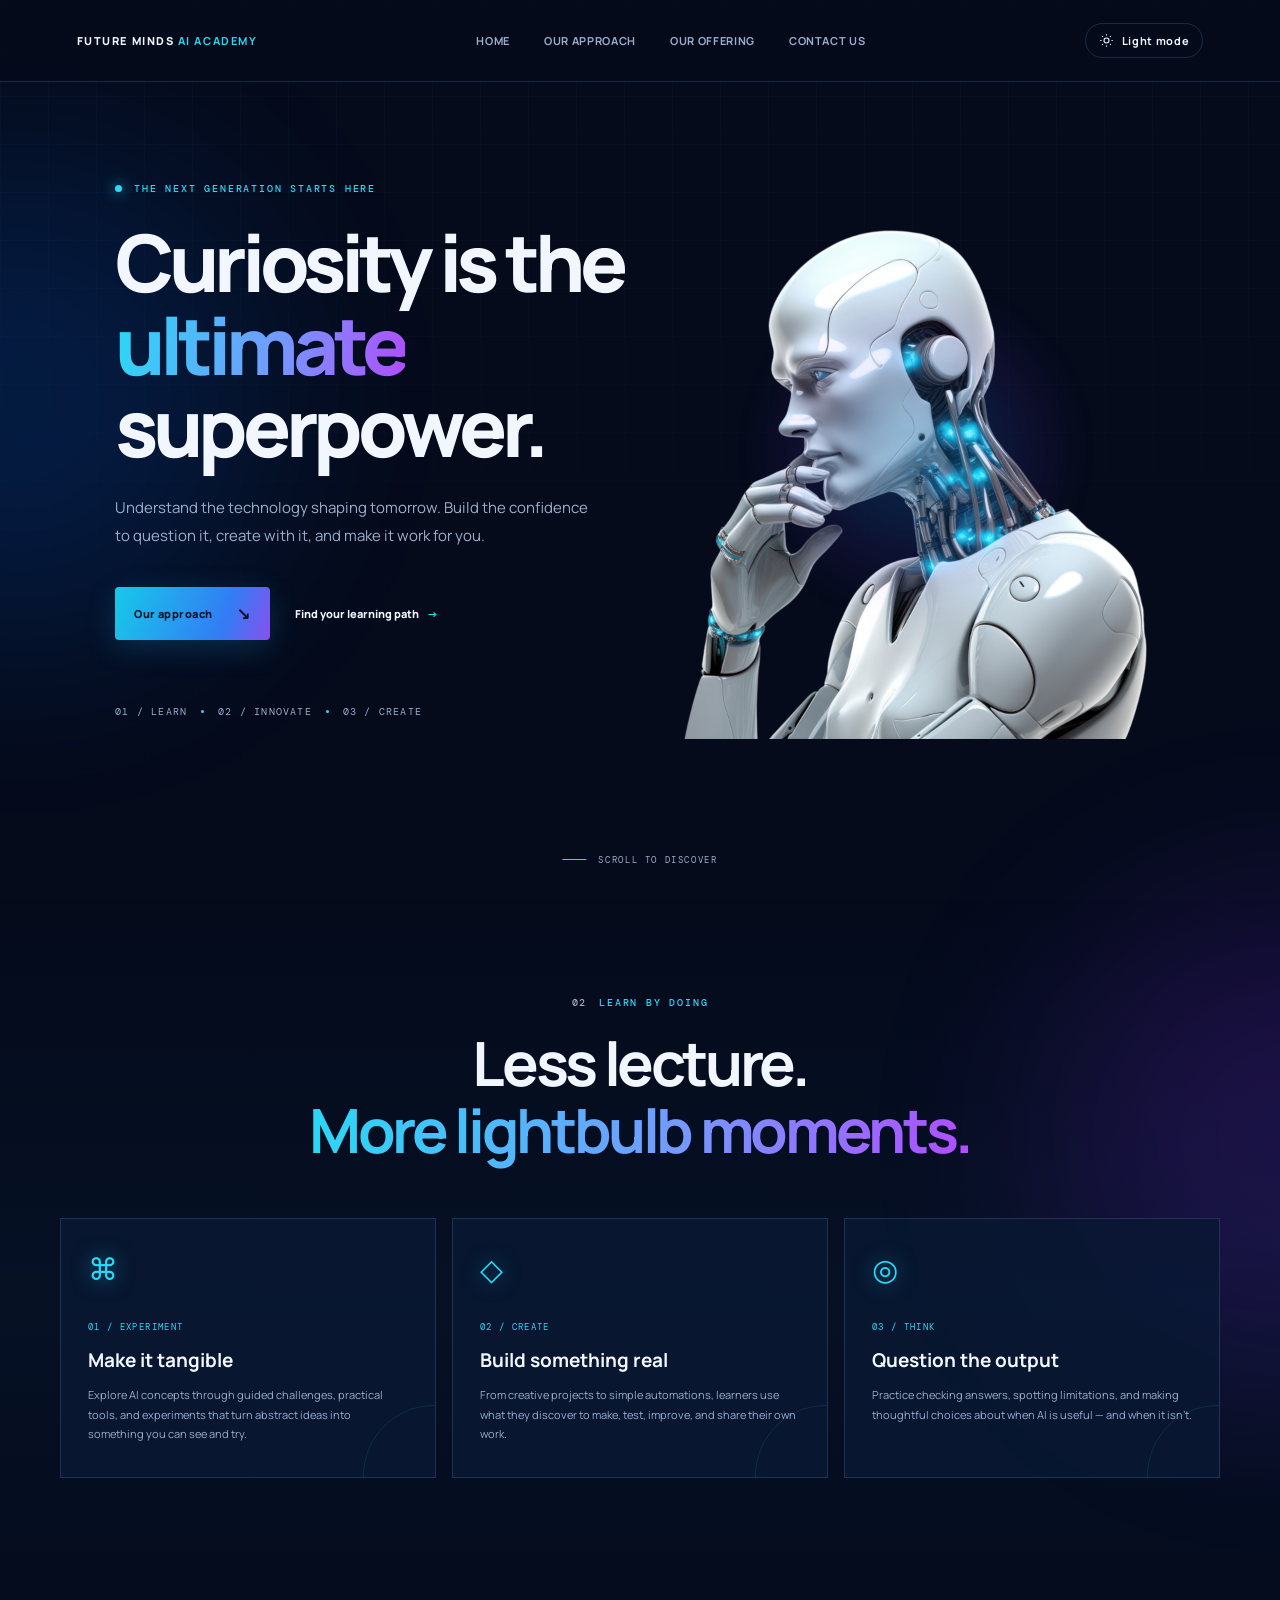
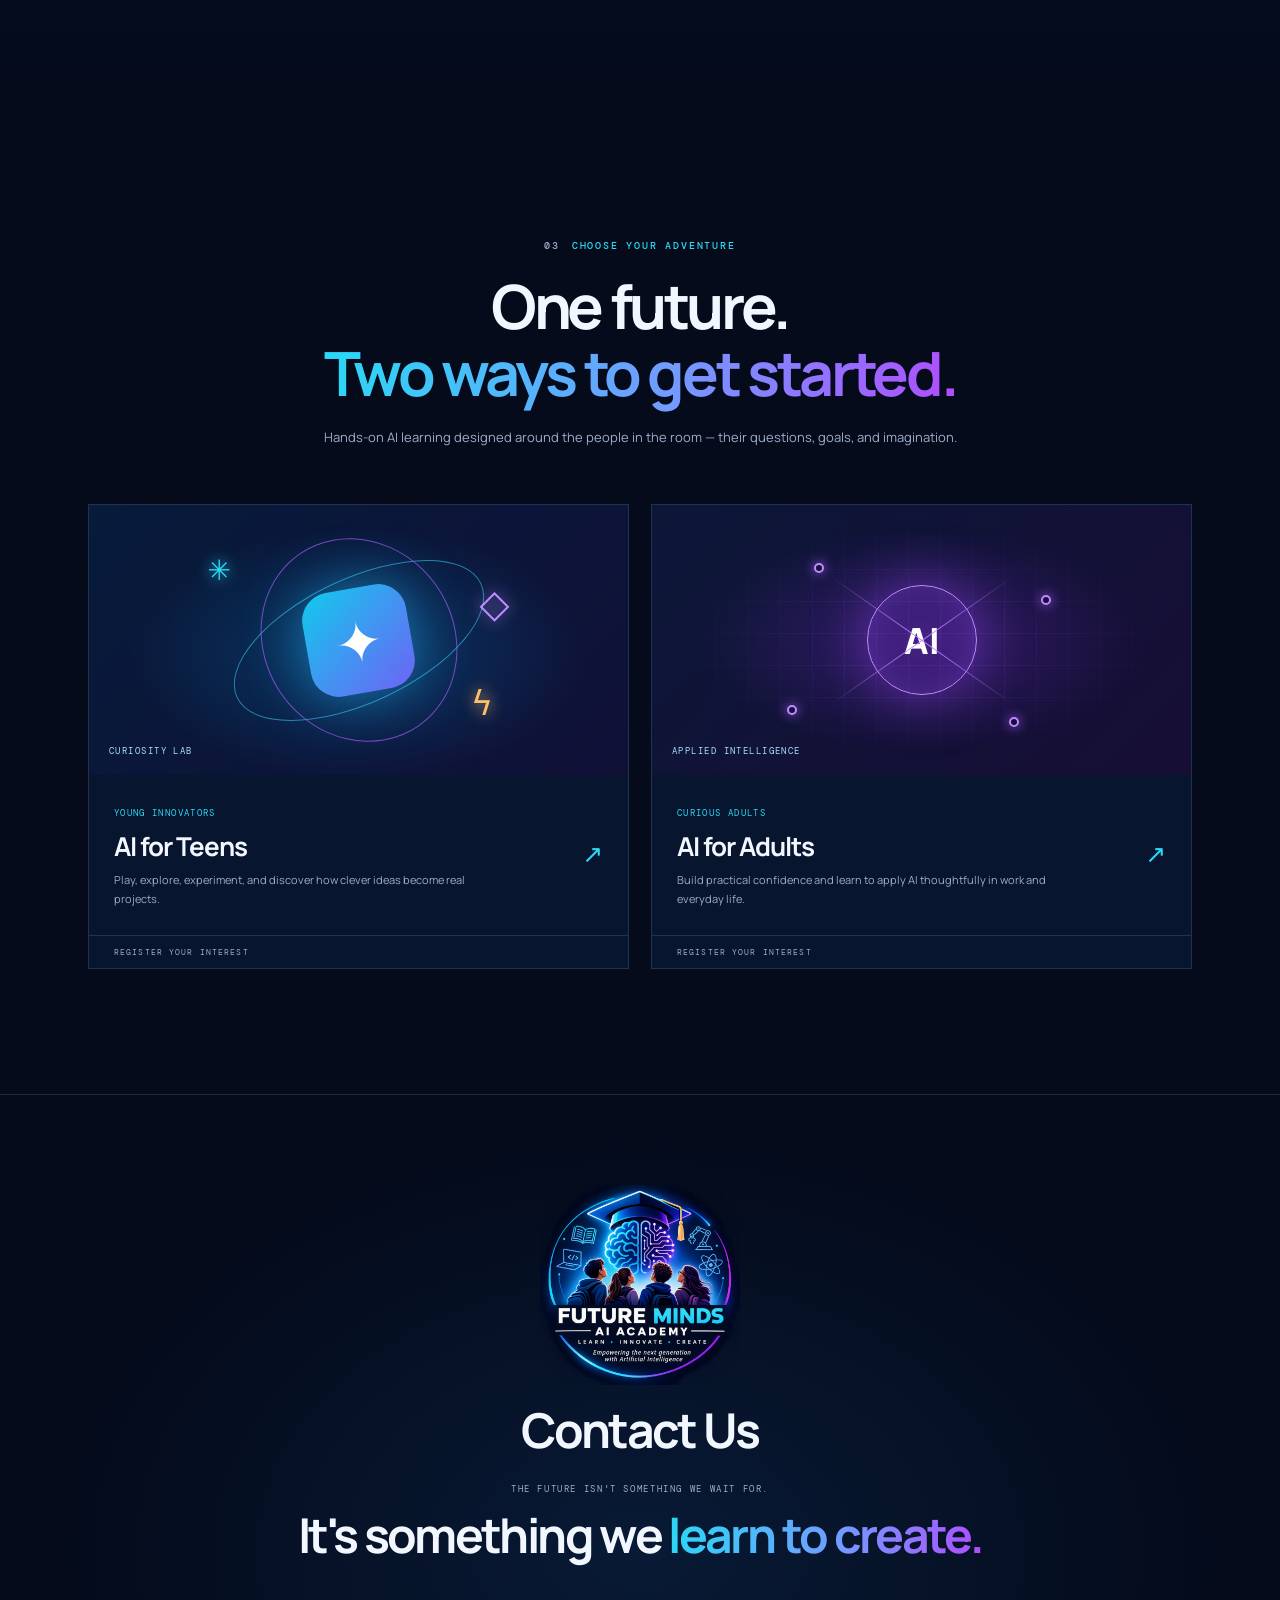
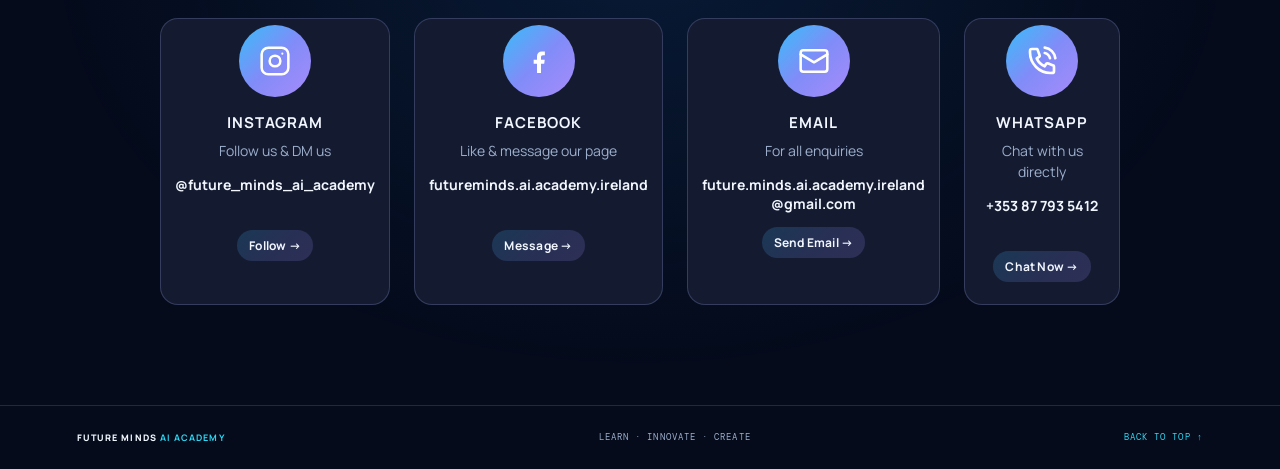
<file: index.html>
<!doctype html>
<html lang="en">
<head>
  <script async src="https://www.googletagmanager.com/gtm.js?id=GTM-MFS3PPQF"></script>
  <script>
    window.dataLayer = window.dataLayer || [];
    function gtag(){dataLayer.push(arguments);}
    gtag('js', new Date());
  </script>
  <meta charset="utf-8">
  <meta name="viewport" content="width=device-width, initial-scale=1">
  <meta name="theme-color" content="#050b1b">
  <meta name="description" content="Future Minds AI Academy — hands-on AI training for curious kids and ambitious adults. Learn, innovate, create.">
  <title>Future Minds AI Academy | Learn. Innovate. Create.</title>
  <link rel="icon" href="assets/logo.png">
  <link rel="preconnect" href="https://fonts.googleapis.com">
  <link rel="preconnect" href="https://fonts.gstatic.com" crossorigin>
  <link href="https://fonts.googleapis.com/css2?family=DM+Mono:wght@400;500&family=Manrope:wght@400;500;600;700;800&display=swap" rel="stylesheet">
  <link rel="stylesheet" href="styles.css">
  
</head>
<body>
  <div class="ambient-grid" aria-hidden="true"></div>
  <div class="ambient-orb orb-one" aria-hidden="true"></div>
  <div class="ambient-orb orb-two" aria-hidden="true"></div>
  <header class="site-header">
    <a class="brand" href="#top" aria-label="Future Minds AI Academy home">
      <span>FUTURE MINDS <b>AI ACADEMY</b></span>
    </a>
    <nav aria-label="Main navigation">
      <a href="#intro">HOME</a>
      <a href="#approach">OUR APPROACH</a>
      <a href="#training">OUR OFFERING</a>
      <a href="#contact_us">CONTACT US</a>
    </nav>
    <button class="theme-toggle" id="themeToggle" type="button" aria-label="Switch colour theme">
      <svg class="sun-icon" viewBox="0 0 24 24" aria-hidden="true"><circle cx="12" cy="12" r="4"/><path d="M12 2v2m0 16v2M4.93 4.93l1.42 1.42m11.3 11.3 1.42 1.42M2 12h2m16 0h2M4.93 19.07l1.42-1.42m11.3-11.3 1.42-1.42"/></svg>
      <span class="theme-label">Light mode</span>
    </button>
  </header>

  <main id="top">
    <section class="hero" id="intro">
      <div class="hero-copy">
        <p class="eyebrow"><span class="pulse-dot"></span> THE NEXT GENERATION STARTS HERE</p>
        <h1>Curiosity is the<br><span>ultimate</span> superpower.</h1>
        <p class="hero-lede">Understand the technology shaping tomorrow. Build the confidence to question it, create with it, and make it work for you.</p>
        <div class="hero-actions">
          <a class="button button-primary" href="#approach">Our approach<span>↘</span></a>
          <a class="text-link" href="#training">Find your learning path <span>→</span></a>
        </div>
        <div class="hero-meta"><span>01 / LEARN</span><i></i><span>02 / INNOVATE</span><i></i><span>03 / CREATE</span></div>
      </div>
      <div class="hero-art" aria-label="Illustration of a glowing artificial intelligence brain">
        <img src="assets/android.png" alt="Illustration of a glowing artificial intelligence brain">
      </div>
      <br><br><br><br>
      <a class="scroll-cue" href="#training"><span></span> SCROLL TO DISCOVER</a>
    </section>

    <section class="approach-section" id="approach">
      <div class="approach-heading">
        <p class="eyebrow"><span class="section-number">02</span> LEARN BY DOING</p>
        <h2>Less lecture.<br><span>More lightbulb moments.</span></h2>
      </div>
      <div class="approach-grid">
        <div class="approach-card"><div class="approach-icon">⌘</div><span class="card-kicker">01 / EXPERIMENT</span><h3>Make it tangible</h3><p>Explore AI concepts through guided challenges, practical tools, and experiments that turn abstract ideas into something you can see and try.</p></div>
        <div class="approach-card"><div class="approach-icon">◇</div><span class="card-kicker">02 / CREATE</span><h3>Build something real</h3><p>From creative projects to simple automations, learners use what they discover to make, test, improve, and share their own work.</p></div>
        <div class="approach-card"><div class="approach-icon">◎</div><span class="card-kicker">03 / THINK</span><h3>Question the output</h3><p>Practice checking answers, spotting limitations, and making thoughtful choices about when AI is useful — and when it isn't.</p></div>
      </div>
    </section>
    <section class="training-section" id="training">
      <div class="training-heading">
        <p class="eyebrow"><span class="section-number">03</span> CHOOSE YOUR ADVENTURE</p>
        <h2>One future.<br><span>Two ways to get started.</span></h2>
        <p>Hands-on AI learning designed around the people in the room — their questions, goals, and imagination.</p>
      </div>
      <div class="training-grid">
        <a class="training-card kids-card" href="https://forms.gle/HQRWepUazj2e9s6AA" aria-label="Explore kids AI training (link to be added)">
          <div class="training-image kids-art" aria-hidden="true">
            <div class="orbit orbit-k1"></div><div class="orbit orbit-k2"></div><div class="kid-planet">✦</div><span class="art-label">CURIOSITY LAB</span>
            <span class="floating-shape shape-star">✳</span><span class="floating-shape shape-cube">◇</span><span class="floating-shape shape-bolt">ϟ</span>
          </div>
          <div class="training-card-copy"><div><span class="card-kicker">YOUNG INNOVATORS</span><h3>AI for Teens</h3><p>Play, explore, experiment, and discover how clever ideas become real projects.</p></div><span class="card-arrow">↗</span></div>
          <span class="coming-soon">REGISTER YOUR INTEREST</span>
        </a>
        <a class="training-card adults-card" href="https://forms.gle/5vcuRZjRpoU6vnqb9" aria-label="Explore adult AI training (link to be added)">
          <div class="training-image adult-art" aria-hidden="true">
            <div class="adult-grid"></div><div class="adult-core"><span>AI</span></div><span class="node node-1"></span><span class="node node-2"></span><span class="node node-3"></span><span class="node node-4"></span><span class="art-label">APPLIED INTELLIGENCE</span>
          </div>
          <div class="training-card-copy"><div><span class="card-kicker">CURIOUS ADULTS</span><h3>AI for Adults</h3><p>Build practical confidence and learn to apply AI thoughtfully in work and everyday life.</p></div><span class="card-arrow">↗</span></div>
          <span class="coming-soon">REGISTER YOUR INTEREST</span>
        </a>
      </div>
    </section>

    <section class="closing-band" id="contact_us">
      
      <div class="avatar"><img src="assets/logo.png" alt="Future Minds AI Academy logo" width="200" height="200"></div>
      <h2>Contact Us</h2>
      <p>THE FUTURE ISN'T SOMETHING WE WAIT FOR.</p><h2>It's something we <span>learn to create.</span></h2>

  <div class="grid">
    <a class="card" href="https://www.instagram.com/future_minds_ai_academy" target="_blank" rel="noopener">
      <div class="icon"><svg viewBox="0 0 24 24"><rect x="2" y="2" width="20" height="20" rx="5"/><circle cx="12" cy="12" r="4"/><circle cx="17.5" cy="6.5" r="0.8" fill="white" stroke="none"/></svg></div>
      <h2>Instagram</h2><p>Follow us &amp; DM us</p><strong>@future_minds_ai_academy</strong><br><span class="pill">Follow →</span>
    </a>
    <a class="card" href="https://www.facebook.com/futureminds.ai.academy.ireland" target="_blank" rel="noopener">
      <div class="icon"><svg class="fill" viewBox="0 0 24 24"><path d="M13.5 21v-7h2.4l.4-3h-2.8V9.1c0-.9.3-1.5 1.6-1.5h1.3V4.9c-.6-.1-1.4-.1-2.2-.1-2.2 0-3.7 1.3-3.7 3.8V11H8v3h2.5v7h3z"/></svg></div>
      <h2>Facebook</h2><p>Like &amp; message our page</p><strong>futureminds.ai.academy.ireland</strong><br><span class="pill">Message →</span>
    </a>
    <a class="card" href="mailto:future.minds.ai.academy.ireland@gmail.com">
      <div class="icon"><svg viewBox="0 0 24 24"><rect x="2" y="4" width="20" height="16" rx="2"/><path d="m2 7 10 6L22 7"/></svg></div>
      <h2>Email</h2><p>For all enquiries</p><strong>future.minds.ai.academy.ireland<br>@gmail.com</strong><span class="pill">Send Email →</span>
    </a>
    <a class="card" href="https://wa.me/353877935412" target="_blank" rel="noopener">
      <div class="icon"><svg viewBox="0 0 24 24"><path d="M14.05 6C15.0268 6.19057 15.9244 6.66826 16.6281 7.37194C17.3318 8.07561 17.8095 8.97326 18 9.95M14.05 2C16.0793 2.22544 17.9716 3.13417 19.4163 4.57701C20.8609 6.01984 21.7721 7.91101 22 9.94M18.5 21C9.93959 21 3 14.0604 3 5.5C3 5.11378 3.01413 4.73086 3.04189 4.35173C3.07375 3.91662 3.08968 3.69907 3.2037 3.50103C3.29814 3.33701 3.4655 3.18146 3.63598 3.09925C3.84181 3 4.08188 3 4.56201 3H7.37932C7.78308 3 7.98496 3 8.15802 3.06645C8.31089 3.12515 8.44701 3.22049 8.55442 3.3441C8.67601 3.48403 8.745 3.67376 8.88299 4.05321L10.0491 7.26005C10.2096 7.70153 10.2899 7.92227 10.2763 8.1317C10.2643 8.31637 10.2012 8.49408 10.0942 8.64506C9.97286 8.81628 9.77145 8.93713 9.36863 9.17882L8 10C9.2019 12.6489 11.3501 14.7999 14 16L14.8212 14.6314C15.0629 14.2285 15.1837 14.0271 15.3549 13.9058C15.5059 13.7988 15.6836 13.7357 15.8683 13.7237C16.0777 13.7101 16.2985 13.7904 16.74 13.9509L19.9468 15.117C20.3262 15.255 20.516 15.324 20.6559 15.4456C20.7795 15.553 20.8749 15.6891 20.9335 15.842C21 16.015 21 16.2169 21 16.6207V19.438C21 19.9181 21 20.1582 20.9007 20.364C20.8185 20.5345 20.663 20.7019 20.499 20.7963C20.3009 20.9103 20.0834 20.9262 19.6483 20.9581C19.2691 20.9859 18.8862 21 18.5 21Z" stroke-width="2" stroke-linecap="round" stroke-linejoin="round"/></svg></div>
      <h2>WhatsApp</h2><p>Chat with us directly</p><strong>+353 87 793 5412</strong><br><span class="pill">Chat Now →</span>
    </a>
  </div>
</div>
    </section>
  </main>

  <footer><a class="footer-brand" href="#top">FUTURE MINDS <b>AI ACADEMY</b></a><span>LEARN · INNOVATE · CREATE</span><a href="#top">BACK TO TOP ↑</a></footer>
  <script src="script.js"></script>
</body>
</html>
</file>
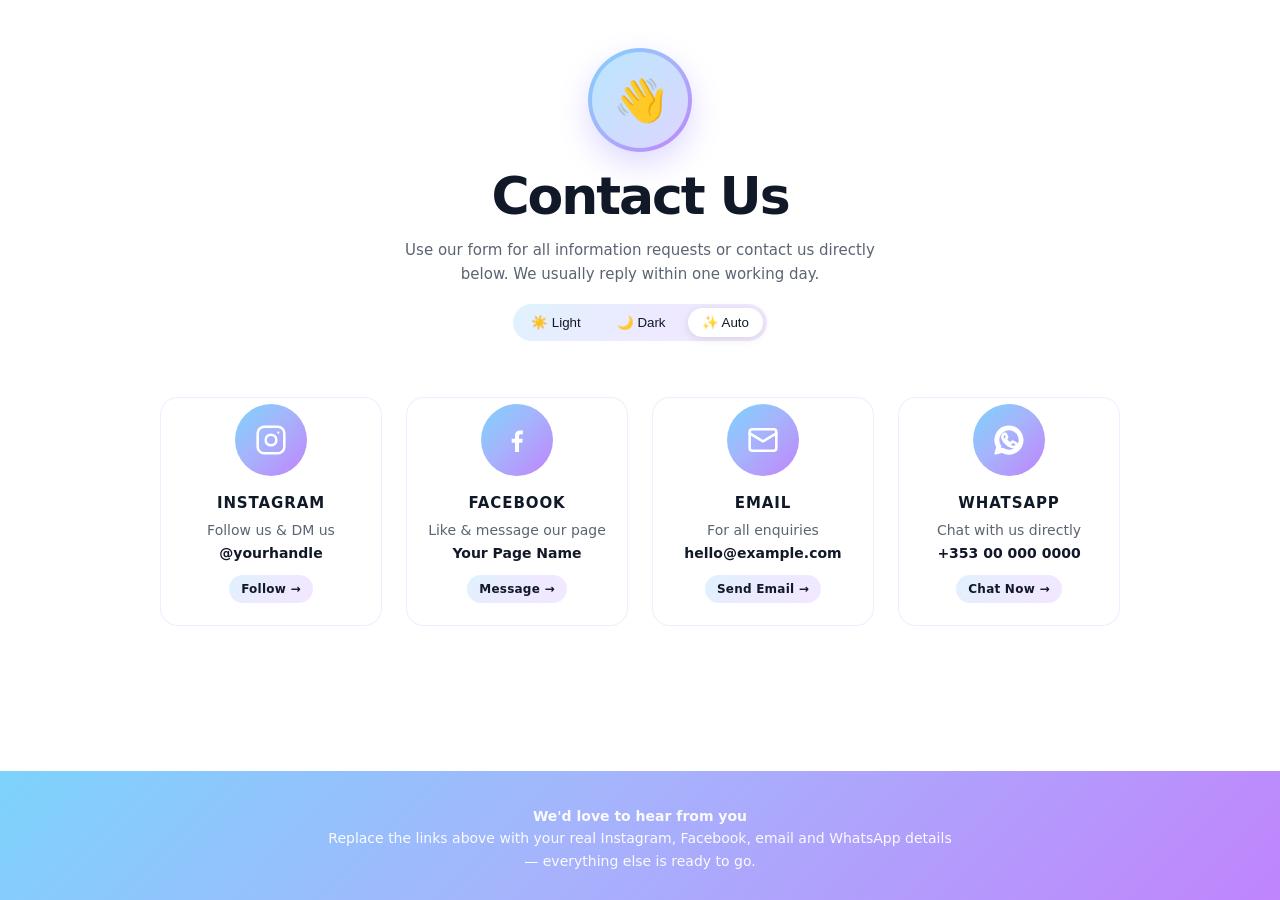
<file: Contact-Us.html>
<!DOCTYPE html>
<html lang="en">
<head>
<meta charset="UTF-8">
<meta name="viewport" content="width=device-width, initial-scale=1.0">
<title>Contact Us</title>
<style>
  :root{
    --bg:#ffffff;
    --text:#111827;
    --muted:#5b6472;
    --card-bg:#ffffff;
    --card-border:rgba(124,108,255,0.12);
    --gradient:linear-gradient(135deg,#7dd3fc 0%,#a5b4fc 45%,#c084fc 100%);
    --gradient-soft:linear-gradient(135deg,#e0f2fe 0%,#ede9fe 55%,#f3e8ff 100%);
    --footer:#0ea5e9;
    --link:#6d28d9;
  }
  @media (prefers-color-scheme: dark){
    :root{
      --bg:#0b1020;
      --text:#f8fafc;
      --muted:#cbd5e1;
      --card-bg:#141b31;
      --card-border:rgba(165,180,252,0.22);
      --gradient:linear-gradient(135deg,#38bdf8 0%,#818cf8 50%,#a78bfa 100%);
      --gradient-soft:linear-gradient(135deg,rgba(56,189,248,0.18) 0%,rgba(129,140,248,0.18) 55%,rgba(167,139,250,0.18) 100%);
      --footer:#7c3aed;
      --link:#c4b5fd;
    }
  }
  *{box-sizing:border-box;margin:0;padding:0}
  body{font-family:Inter,system-ui,-apple-system,Segoe UI,Roboto,Arial,sans-serif;background:var(--bg);color:var(--text);min-height:100vh;display:flex;flex-direction:column}
  .wrap{max-width:1080px;width:100%;margin:0 auto;padding:48px 20px 0;flex:1;text-align:center}
  .avatar{width:104px;height:104px;margin:0 auto 18px;border-radius:50%;padding:4px;background:var(--gradient);display:flex;align-items:center;justify-content:center;box-shadow:0 12px 30px rgba(124,108,255,.25)}
  .avatar-inner{width:100%;height:100%;border-radius:50%;background:linear-gradient(135deg,#bae6fd,#ddd6fe);display:flex;align-items:center;justify-content:center;font-size:42px}
  h1{font-size:clamp(36px,5vw,52px);letter-spacing:-.04em;line-height:1}
  .sub{max-width:520px;margin:16px auto 0;color:var(--muted);font-size:15px;line-height:1.6}
  .sub a{color:var(--link)}
  .grid{margin:56px auto 0;display:grid;grid-template-columns:repeat(4,1fr);gap:24px;max-width:960px}
  @media(max-width:820px){.grid{grid-template-columns:repeat(2,1fr)}}
  @media(max-width:480px){.grid{grid-template-columns:1fr}}
  .card{background:var(--card-bg);border:1px solid var(--card-border);border-radius:18px;padding:6px 14px 22px;text-decoration:none;color:inherit;display:block;transition:transform .2s,box-shadow .2s}
  .card:hover{transform:translateY(-4px);box-shadow:0 16px 32px rgba(124,108,255,.18)}
  .icon{width:72px;height:72px;margin:0 auto 18px;border-radius:50%;background:var(--gradient);display:flex;align-items:center;justify-content:center;color:white}
  .icon svg{width:32px;height:32px;fill:none;stroke:white;stroke-width:1.9;stroke-linecap:round;stroke-linejoin:round}
  .icon svg.fill{fill:white;stroke:none}
  .card h2{font-size:15px;letter-spacing:.06em;text-transform:uppercase;margin-bottom:8px}
  .card p{color:var(--muted);font-size:14px;line-height:1.5;word-break:break-word}
  .card strong{display:block;color:var(--text);font-size:14px;margin-top:4px}
  .pill{display:inline-block;margin-top:14px;padding:7px 12px;border-radius:999px;background:var(--gradient-soft);font-size:12px;font-weight:700;letter-spacing:.02em}
  .footer{margin-top:56px;background:var(--gradient);padding:34px 20px 28px;color:white;text-align:center}
  .footer p{opacity:.95;font-size:14px;line-height:1.6;max-width:640px;margin:0 auto}
  .toggle{margin:18px auto 0;display:inline-flex;gap:8px;background:var(--gradient-soft);padding:4px;border-radius:999px;font-size:13px;font-weight:600}
  .toggle button{border:0;background:transparent;padding:7px 14px;border-radius:999px;cursor:pointer;color:var(--text)}
  .toggle button.active{background:white;color:#111827;box-shadow:0 2px 10px rgba(0,0,0,.1)}
  /* manual override */
  body.light{--bg:#ffffff;--text:#111827;--muted:#5b6472;--card-bg:#ffffff;--card-border:rgba(124,108,255,.12);--gradient:linear-gradient(135deg,#7dd3fc 0%,#a5b4fc 45%,#c084fc 100%);--gradient-soft:linear-gradient(135deg,#e0f2fe 0%,#ede9fe 55%,#f3e8ff 100%);--footer:#0ea5e9;--link:#6d28d9}
  body.dark{--bg:#0b1020;--text:#f8fafc;--muted:#cbd5e1;--card-bg:#141b31;--card-border:rgba(165,180,252,.22);--gradient:linear-gradient(135deg,#38bdf8 0%,#818cf8 50%,#a78bfa 100%);--gradient-soft:linear-gradient(135deg,rgba(56,189,248,.18) 0%,rgba(129,140,248,.18) 55%,rgba(167,139,250,.18) 100%);--footer:#7c3aed;--link:#c4b5fd}
</style>
</head>
<body>
<div class="wrap">
  <div class="avatar"><div class="avatar-inner">👋</div></div>
  <h1>Contact Us</h1>
  <p class="sub">Use our form for all information requests or contact us directly below. We usually reply within one working day.</p>

  <div class="toggle" role="group" aria-label="Theme">
    <button id="btn-light" onclick="document.body.className='light';setActive(this)">☀️ Light</button>
    <button id="btn-dark" onclick="document.body.className='dark';setActive(this)">🌙 Dark</button>
    <button id="btn-auto" class="active" onclick="document.body.className='';setActive(this)">✨ Auto</button>
  </div>
  <script>function setActive(b){document.querySelectorAll('.toggle button').forEach(x=>x.classList.remove('active'));b.classList.add('active')}</script>

  <div class="grid">
    <a class="card" href="https://instagram.com/yourhandle" target="_blank" rel="noopener">
      <div class="icon"><svg viewBox="0 0 24 24"><rect x="2" y="2" width="20" height="20" rx="5"/><circle cx="12" cy="12" r="4"/><circle cx="17.5" cy="6.5" r="0.8" fill="white" stroke="none"/></svg></div>
      <h2>Instagram</h2><p>Follow us &amp; DM us</p><strong>@yourhandle</strong><span class="pill">Follow →</span>
    </a>
    <a class="card" href="https://facebook.com/yourpage" target="_blank" rel="noopener">
      <div class="icon"><svg class="fill" viewBox="0 0 24 24"><path d="M13.5 21v-7h2.4l.4-3h-2.8V9.1c0-.9.3-1.5 1.6-1.5h1.3V4.9c-.6-.1-1.4-.1-2.2-.1-2.2 0-3.7 1.3-3.7 3.8V11H8v3h2.5v7h3z"/></svg></div>
      <h2>Facebook</h2><p>Like &amp; message our page</p><strong>Your Page Name</strong><span class="pill">Message →</span>
    </a>
    <a class="card" href="mailto:hello@example.com">
      <div class="icon"><svg viewBox="0 0 24 24"><rect x="2" y="4" width="20" height="16" rx="2"/><path d="m2 7 10 6L22 7"/></svg></div>
      <h2>Email</h2><p>For all enquiries</p><strong>hello@example.com</strong><span class="pill">Send Email →</span>
    </a>
    <a class="card" href="https://wa.me/353000000000" target="_blank" rel="noopener">
      <div class="icon"><svg viewBox="0 0 24 24"><path d="M12 2a10 10 0 0 0-8.6 15.1L2 22l5-1.3A10 10 0 1 0 12 2zm0 18.2a8.2 8.2 0 0 1-4.2-1.2l-.3-.2-3 .8.8-2.9-.2-.3A8.2 8.2 0 1 1 12 20.2zm4.6-6.1c-.3-.1-1.5-.7-1.7-.8-.2-.1-.4-.1-.6.1-.2.3-.7.8-.9 1-.1.2-.3.2-.5.1a6.7 6.7 0 0 1-3.3-2.9c-.3-.4 0-.5.2-.7l.7-.8c.1-.2.1-.3 0-.5l-.8-1.9c-.2-.5-.4-.4-.6-.4h-.5c-.2 0-.5.1-.7.3-.2.3-.9.9-.9 2.2s.9 2.5 1.1 2.7c.1.2 1.9 2.9 4.6 4 .6.3 1.1.4 1.5.6.6.2 1.2.2 1.6.1.5-.1 1.5-.6 1.7-1.2.2-.6.2-1.1.1-1.2-.1-.2-.2-.2-.5-.3z"/></svg></div>
      <h2>WhatsApp</h2><p>Chat with us directly</p><strong>+353 00 000 0000</strong><span class="pill">Chat Now →</span>
    </a>
  </div>
</div>
<footer class="footer"><p><strong>We'd love to hear from you</strong><br>Replace the links above with your real Instagram, Facebook, email and WhatsApp details — everything else is ready to go.</p></footer>
</body>
</html>
</file>
<file: styles.css>
/* Future Minds AI Academy — responsive GitHub Pages theme */
main > section{min-height:calc(100vh - 82px);min-height:calc(100svh - 82px)}
@media(max-width:700px){main > section{min-height:calc(100vh - 70px);min-height:calc(100svh - 70px)}}
:root{color-scheme:dark;--bg:#050b1b;--bg2:#08142b;--panel:rgba(10,25,52,.78);--text:#f2f7ff;--muted:#9caecb;--line:rgba(119,169,225,.2);--cyan:#29d9f5;--blue:#388bff;--violet:#b14cff;--gold:#ffbd62;--shadow:0 25px 90px rgba(0,0,0,.28); --card-bg:#141b31;--card-border:rgba(165,180,252,.22);--gradient:linear-gradient(135deg,#38bdf8 0%,#818cf8 50%,#a78bfa 100%);--gradient-soft:linear-gradient(135deg,rgba(56,189,248,.18) 0%,rgba(129,140,248,.18) 55%,rgba(167,139,250,.18) 100%);}
:root[data-theme="light"]{color-scheme:light;--bg:#edf5ff;--bg2:#e1efff;--panel:rgba(255,255,255,.8);--text:#0b1730;--muted:#526581;--line:rgba(46,94,153,.2);--card-bg:#ffffff;--card-border:rgba(124,108,255,.12);--gradient:linear-gradient(135deg,#7dd3fc 0%,#a5b4fc 45%,#c084fc 100%);--gradient-soft:linear-gradient(135deg,#e0f2fe 0%,#ede9fe 55%,#f3e8ff 100%);--shadow:0 25px 90px rgba(30,75,130,.12)}
*{box-sizing:border-box}html{scroll-behavior:smooth;scroll-padding-top:90px}body{margin:0;background:var(--bg);color:var(--text);font-family:Manrope,system-ui,sans-serif;overflow-x:hidden;transition:background .3s,color .3s}a{color:inherit;text-decoration:none}button{font:inherit}.ambient-grid{position:fixed;inset:0;z-index:-3;pointer-events:none;background-image:linear-gradient(rgba(72,145,225,.045) 1px,transparent 1px),linear-gradient(90deg,rgba(72,145,225,.045) 1px,transparent 1px);background-size:48px 48px;mask-image:linear-gradient(to bottom,black,transparent 90%)}.ambient-orb{position:absolute;z-index:-2;width:480px;height:480px;border-radius:50%;filter:blur(100px);opacity:.17;pointer-events:none}.orb-one{top:160px;left:-220px;background:#006dff}.orb-two{top:900px;right:-250px;background:#8a28ff}
.site-header{height:82px;padding:0 clamp(22px,6vw,100px);display:flex;align-items:center;justify-content:space-between;border-bottom:1px solid var(--line);background:color-mix(in srgb,var(--bg) 84%,transparent);backdrop-filter:blur(18px);position:sticky;top:0;z-index:20}.brand{display:flex;align-items:center;gap:11px;font-size:11px;letter-spacing:.14em;font-weight:800}.brand img{width:45px;height:45px;object-fit:contain}.brand b,.footer-brand b{color:var(--cyan)}nav{display:flex;gap:34px}nav a,.theme-toggle{font-size:11px;color:var(--muted);font-weight:700;letter-spacing:.06em}nav a:hover,.text-link:hover{color:var(--cyan)}.theme-toggle{display:flex;align-items:center;gap:8px;background:transparent;border:1px solid var(--line);border-radius:30px;padding:9px 13px;color:var(--text);cursor:pointer}.theme-toggle svg{width:15px;height:15px;fill:none;stroke:currentColor;stroke-width:1.7}.hero{min-height:690px;max-width:1440px;margin:auto;padding:100px clamp(24px,9vw,140px) 85px;display:grid;grid-template-columns:1.05fr .95fr;align-items:center;position:relative}.hero-copy{position:relative;z-index:2}.eyebrow{font:500 10px 'DM Mono',monospace;letter-spacing:.18em;color:var(--cyan);display:flex;align-items:center;gap:12px}.pulse-dot,.section-number{display:inline-block;width:7px;height:7px;background:var(--cyan);border-radius:50%;box-shadow:0 0 14px var(--cyan)}h1,h2,h3,p{margin-top:0}h1{font-size:clamp(46px,6.2vw,82px);line-height:1.04;letter-spacing:-.065em;margin:26px 0 25px;font-weight:800}h1 span,h2 span{background:linear-gradient(100deg,var(--cyan),#729bff 55%,var(--violet));-webkit-background-clip:text;background-clip:text;color:transparent}.hero-lede{max-width:490px;color:var(--muted);font-size:15px;line-height:1.9}.hero-actions{display:flex;align-items:center;gap:25px;margin-top:36px;flex-wrap:wrap}.button{display:inline-flex;align-items:center;gap:24px;padding:15px 19px;border-radius:4px;font-size:11px;font-weight:800;letter-spacing:.04em;transition:transform .2s,box-shadow .2s}.button:hover{transform:translateY(-3px)}.button-primary{background:linear-gradient(110deg,#16c9e9,#337cf4 70%,#8751ed);color:#041124;box-shadow:0 8px 30px rgba(35,174,244,.2)}.button span{font-size:17px}.text-link{font-size:11px;font-weight:800;color:var(--text)}.text-link span{color:var(--cyan);margin-left:6px}.hero-meta{display:flex;align-items:center;gap:14px;margin-top:65px;color:var(--muted);font:10px 'DM Mono',monospace;letter-spacing:.12em}.hero-meta i{height:3px;width:3px;border-radius:50%;background:var(--cyan)}.hero-art{height:440px;position:relative;display:grid;place-items:center;isolation:isolate}.hero-art:before{content:"";position:absolute;width:340px;height:340px;border-radius:50%;background:radial-gradient(circle,rgba(15,156,255,.24),rgba(125,52,255,.08) 50%,transparent 70%);filter:blur(12px)}.hero-ring{position:absolute;border:1px solid rgba(51,208,255,.45);border-radius:50%;transform:rotate(-25deg)}.ring-a{width:370px;height:210px;box-shadow:0 0 30px rgba(20,197,255,.12),inset 0 0 25px rgba(20,197,255,.06)}.ring-b{width:300px;height:390px;border-color:rgba(166,79,255,.45);transform:rotate(55deg)}.hero-chip{width:230px;height:230px;border:1px solid rgba(91,219,255,.8);border-radius:34px;transform:rotate(-8deg);background:linear-gradient(145deg,rgba(12,67,127,.8),rgba(13,18,54,.8));box-shadow:0 0 70px rgba(16,165,255,.23),inset 0 0 35px rgba(32,211,255,.1);display:flex;flex-direction:column;align-items:center;justify-content:center;gap:15px}.brain-symbol{font-size:100px;line-height:.9;color:var(--cyan);text-shadow:0 0 30px #08bfff,0 0 70px #8e4aff}.chip-label,.chip-caption,.float-tag{font:9px 'DM Mono',monospace;letter-spacing:.16em;color:var(--cyan)}.chip-caption{color:#c1d8ff;font-size:7px}.float-code{position:absolute;font:11px/1.7 'DM Mono',monospace;color:#77caff;opacity:.65}.code-a{top:52px;left:7%}.code-b{bottom:53px;right:0;color:#d19aff}.float-tag{position:absolute;padding:8px 10px;border:1px solid var(--line);background:var(--panel);font-size:8px}.tag-a{top:75px;right:2%}.tag-b{bottom:48px;left:5%;color:#c79bff}.scroll-cue{position:absolute;bottom:25px;left:50%;transform:translateX(-50%);display:flex;align-items:center;gap:12px;color:var(--muted);font:9px 'DM Mono',monospace;letter-spacing:.18em}.scroll-cue span{width:24px;height:1px;background:var(--cyan)}
.explore-section{max-width:1240px;margin:0 auto;padding:115px 28px 150px}.section-intro{max-width:700px;margin:0 auto 65px;text-align:center}.section-intro .eyebrow,.approach-heading .eyebrow,.training-heading .eyebrow{justify-content:center}.section-number{width:auto;height:auto;background:none;box-shadow:none;border-radius:0;font:inherit;color:var(--muted)}h2{font-size:clamp(37px,5vw,61px);line-height:1.1;letter-spacing:-.055em;margin:20px 0}.intro-note{font-size:13px;color:var(--muted)}.story-layout{display:grid;grid-template-columns:minmax(0,1fr) minmax(390px,.92fr);gap:65px;align-items:start}.story-rail{position:relative;padding-left:34px}.story-rail:before{content:"";position:absolute;left:6px;top:8px;bottom:8px;width:1px;background:linear-gradient(var(--cyan),rgba(120,94,255,.2))}.story-step{position:relative;padding:0 0 85px;opacity:.42;transform:translateX(0);transition:opacity .5s,transform .5s}.story-step:last-child{padding-bottom:0}.story-step:before{content:"";position:absolute;left:-33px;top:4px;width:11px;height:11px;border:1px solid var(--cyan);background:var(--bg);border-radius:50%;box-shadow:0 0 0 5px color-mix(in srgb,var(--cyan) 10%,transparent)}.story-step.is-active{opacity:1;transform:translateX(5px)}.step-index{font:10px 'DM Mono',monospace;letter-spacing:.16em;color:var(--cyan);display:flex;align-items:center;gap:10px}.step-index i{width:30px;height:1px;background:var(--cyan);opacity:.6}.story-step h3{font-size:clamp(25px,3vw,34px);letter-spacing:-.04em;margin:18px 0 13px}.story-step>p{font-size:13px;line-height:1.9;color:var(--muted);max-width:490px}.mini-fact{display:flex;gap:13px;align-items:flex-start;max-width:480px;padding:16px;border:1px solid var(--line);background:var(--panel);border-radius:5px;margin-top:22px}.mini-fact>span{color:var(--cyan);font-size:20px}.mini-fact p{margin:0;color:var(--muted);font-size:11px;line-height:1.7}.mini-fact b{color:var(--text)}.mini-fact.caution>span{color:var(--gold)}.benefit-chips{display:flex;gap:8px;flex-wrap:wrap;margin-top:22px}.benefit-chips span{font-size:10px;color:var(--cyan);border:1px solid rgba(41,217,245,.25);padding:8px 10px;border-radius:3px;background:rgba(41,217,245,.05)}
.visual-stage{position:sticky;top:112px;min-height:580px;border:1px solid var(--line);border-radius:8px;background:linear-gradient(145deg,color-mix(in srgb,var(--panel) 90%,transparent),color-mix(in srgb,var(--bg2) 90%,transparent));box-shadow:var(--shadow);overflow:hidden;padding:21px 22px 18px}.visual-stage:before{content:"";position:absolute;inset:0;background-image:linear-gradient(rgba(74,145,220,.07) 1px,transparent 1px),linear-gradient(90deg,rgba(74,145,220,.07) 1px,transparent 1px);background-size:26px 26px;mask-image:linear-gradient(black,transparent 95%);pointer-events:none}.stage-topline,.stage-foot{position:relative;display:flex;justify-content:space-between;color:var(--muted);font:9px 'DM Mono',monospace;letter-spacing:.14em}.stage-topline span:last-child{color:var(--cyan)}.stage-visual{height:400px;display:grid;place-items:center;position:relative}.stage-glow{position:absolute;width:270px;height:270px;border-radius:50%;background:rgba(0,169,255,.13);filter:blur(55px)}#stageSvg{width:100%;max-height:400px;overflow:visible;position:relative}.blueprint{transition:opacity .35s,transform .5s}.svg-title{font:11px 'DM Mono',monospace;fill:var(--cyan);letter-spacing:2px}.svg-subtitle{font:7px 'DM Mono',monospace;fill:var(--muted);letter-spacing:1.2px}.stage-caption{position:relative;display:flex;gap:13px;align-items:flex-start;border-top:1px solid var(--line);padding:17px 0 13px}.caption-marker{width:7px;height:7px;margin-top:5px;background:var(--cyan);box-shadow:0 0 12px var(--cyan);border-radius:50%;flex:none}.stage-caption b{font-size:13px}.stage-caption p{font-size:10px;color:var(--muted);margin:5px 0 0;line-height:1.6}.stage-progress{height:2px;background:var(--line);position:relative}.progress-fill{display:block;width:20%;height:100%;background:linear-gradient(90deg,var(--cyan),var(--violet));transition:width .5s}.stage-foot{padding-top:12px;font-size:8px}
.approach-section{padding:105px max(28px,calc((100vw - 1160px)/2));background:linear-gradient(180deg,transparent,rgba(26,87,157,.08),transparent)}.approach-heading{text-align:center;margin-bottom:55px}.approach-grid{display:grid;grid-template-columns:repeat(3,1fr);gap:16px}.approach-card{border:1px solid var(--line);background:var(--panel);padding:29px 27px 32px;min-height:260px;position:relative;overflow:hidden}.approach-card:after{content:"";position:absolute;width:140px;height:140px;border:1px solid rgba(41,217,245,.12);border-radius:50%;right:-70px;bottom:-70px}.approach-icon{font-size:30px;color:var(--cyan);margin-bottom:24px;text-shadow:0 0 20px rgba(41,217,245,.5)}.card-kicker{font:9px 'DM Mono',monospace;letter-spacing:.15em;color:var(--cyan)}.approach-card h3{font-size:19px;margin:12px 0}.approach-card p{font-size:11px;line-height:1.8;color:var(--muted);margin:0}
.training-section{max-width:1160px;margin:0 auto;padding:130px 28px 125px}.training-heading{text-align:center;max-width:650px;margin:0 auto 55px}.training-heading>p:last-child{font-size:13px;line-height:1.8;color:var(--muted)}.training-grid{display:grid;grid-template-columns:1fr 1fr;gap:22px}.training-card{position:relative;border:1px solid var(--line);background:var(--panel);overflow:hidden;transition:transform .3s,border-color .3s}.training-card:hover{transform:translateY(-7px);border-color:rgba(41,217,245,.6)}.training-image{height:270px;position:relative;overflow:hidden;display:grid;place-items:center;background:radial-gradient(ellipse at 50% 55%,rgba(0,173,255,.23),transparent 60%),linear-gradient(135deg,#071b3b,#101037)}.adult-art{background:radial-gradient(ellipse at 50% 50%,rgba(151,57,255,.26),transparent 58%),linear-gradient(135deg,#0c1738,#170d35)}.art-label{position:absolute;bottom:18px;left:20px;font:9px 'DM Mono',monospace;letter-spacing:.16em;color:#a9dfff}.orbit{position:absolute;border:1px solid rgba(64,217,255,.55);border-radius:50%;transform:rotate(-25deg)}.orbit-k1{width:270px;height:125px}.orbit-k2{width:210px;height:190px;transform:rotate(55deg);border-color:rgba(183,93,255,.65)}.kid-planet{width:105px;height:105px;border-radius:28px;display:grid;place-items:center;font-size:57px;color:#fff;background:linear-gradient(140deg,#12c9ed,#6e63f5);box-shadow:0 0 55px rgba(36,190,255,.55);transform:rotate(-10deg)}.floating-shape{position:absolute;color:var(--cyan);text-shadow:0 0 15px currentColor}.shape-star{top:45px;left:22%;font-size:28px}.shape-cube{right:22%;top:70px;font-size:39px;color:#c18aff}.shape-bolt{bottom:50px;right:25%;font-size:34px;color:#ffbf6a}.adult-grid{position:absolute;inset:0;background-image:linear-gradient(rgba(142,110,255,.13) 1px,transparent 1px),linear-gradient(90deg,rgba(142,110,255,.13) 1px,transparent 1px);background-size:32px 32px;mask-image:radial-gradient(ellipse,black,transparent 70%)}.adult-core{width:110px;height:110px;border:1px solid #c18aff;border-radius:50%;display:grid;place-items:center;color:#fff;font-size:36px;font-weight:800;background:rgba(117,49,209,.24);box-shadow:0 0 55px rgba(160,72,255,.5),inset 0 0 30px rgba(161,95,255,.25);z-index:1}.adult-core:before,.adult-core:after{content:"";position:absolute;width:220px;height:1px;background:linear-gradient(90deg,transparent,#b78aff,transparent);transform:rotate(35deg)}.adult-core:after{transform:rotate(-35deg)}.node{position:absolute;width:10px;height:10px;border:2px solid #c18aff;border-radius:50%;background:#16113a;box-shadow:0 0 12px #a65cff}.node-1{top:58px;left:30%}.node-2{top:90px;right:26%}.node-3{bottom:60px;left:25%}.node-4{bottom:48px;right:32%}.training-card-copy{display:flex;justify-content:space-between;align-items:center;padding:24px 25px 26px}.training-card-copy h3{font-size:26px;letter-spacing:-.04em;margin:7px 0}.training-card-copy p{font-size:11px;line-height:1.7;color:var(--muted);max-width:380px;margin:0}.card-arrow{font-size:25px;color:var(--cyan);padding-left:15px}.coming-soon{display:block;border-top:1px solid var(--line);padding:11px 25px;color:var(--muted);font:8px 'DM Mono',monospace;letter-spacing:.14em}
.closing-band{text-align:center;padding:90px 20px 100px;border-top:1px solid var(--line);border-bottom:1px solid var(--line);background:radial-gradient(ellipse at center,rgba(28,115,207,.15),transparent 65%)}.closing-mark{font-size:38px;color:var(--cyan);text-shadow:0 0 25px var(--cyan);margin-bottom:20px}.closing-band>p{font:9px 'DM Mono',monospace;letter-spacing:.18em;color:var(--muted)}.closing-band h2{font-size:clamp(30px,4vw,48px);margin:14px 0 27px}.closing-band .button{margin:auto}footer{display:flex;justify-content:space-between;align-items:center;padding:25px clamp(22px,6vw,100px);font:9px 'DM Mono',monospace;letter-spacing:.12em;color:var(--muted)}.footer-brand{font-family:Manrope,sans-serif;font-weight:800;color:var(--text)}footer>a:last-child{color:var(--cyan)}
@media(max-width:900px){.hero{padding-top:80px;grid-template-columns:1fr  .8fr;gap:15px}.hero-art{transform:scale(.85)}.story-layout{grid-template-columns:minmax(0,1fr) minmax(330px,.9fr);gap:35px}.visual-stage{min-height:540px;padding:18px}.stage-visual{height:360px}.approach-section{padding-left:28px;padding-right:28px}}
@media(max-width:700px){.site-header{height:70px;padding:0 18px}.brand{font-size:9px;gap:7px}.brand img{width:36px;height:36px}nav{display:none}.theme-toggle{padding:8px 10px}.theme-label{display:none}.hero{display:flex;flex-direction:column;align-items:stretch;min-height:auto;padding:80px 25px 90px}.hero-copy{max-width:600px}.hero-art{height:320px;transform:scale(.82);margin:-4px 0 -12px}.hero-meta{margin-top:42px;font-size:8px;gap:9px}.scroll-cue{bottom:25px}.explore-section{padding:80px 23px 90px}.section-intro{margin-bottom:45px}.story-layout{display:flex;flex-direction:column;gap:35px}.story-rail{padding-left:28px}.story-step{padding-bottom:60px}.story-step:before{left:-27px}.visual-stage{position:relative;top:auto;width:100%;min-height:0;order:-1}.stage-visual{height:290px}#stageSvg{max-height:300px}.approach-section{padding:80px 23px}.approach-grid{grid-template-columns:1fr}.approach-card{min-height:0;padding:25px}.training-section{padding:80px 23px}.training-grid{grid-template-columns:1fr}.training-image{height:230px}.training-card-copy{padding:20px}.training-card-copy h3{font-size:23px}.closing-band{padding:80px 20px}footer{gap:13px;flex-wrap:wrap;font-size:8px}footer>span{order:3;width:100%;text-align:center}}
@media(max-width:390px){h1{font-size:43px}.hero-art{margin-left:-25px;margin-right:-25px;transform:scale(.72)}.stage-visual{height:245px}.visual-stage{padding:15px}.training-card-copy p{max-width:260px}}
@media(prefers-reduced-motion:reduce){*,*::before,*::after{scroll-behavior:auto!important;transition:none!important;animation:none!important}}


.grid{margin:56px auto 0;display:grid;grid-template-columns:repeat(4,1fr);gap:24px;max-width:960px}
  @media(max-width:820px){.grid{grid-template-columns:repeat(2,1fr)}}
  @media(max-width:480px){.grid{grid-template-columns:1fr}}
  .card{background:var(--card-bg);border:1px solid var(--card-border);border-radius:18px;padding:6px 14px 22px;text-decoration:none;color:inherit;display:block;transition:transform .2s,box-shadow .2s}
  .card:hover{transform:translateY(-4px);box-shadow:0 16px 32px rgba(124,108,255,.18)}
  .icon{width:72px;height:72px;margin:0 auto 18px;border-radius:50%;background:var(--gradient);display:flex;align-items:center;justify-content:center;color:white}
  .icon svg{width:32px;height:32px;fill:none;stroke:white;stroke-width:1.9;stroke-linecap:round;stroke-linejoin:round}
  .icon svg.fill{fill:white;stroke:none}
  .card h2{font-size:15px;letter-spacing:.06em;text-transform:uppercase;margin-bottom:8px}
  .card p{color:var(--muted);font-size:14px;line-height:1.5;word-break:break-word}
  .card strong{display:block;color:var(--text);font-size:14px;margin-top:4px}
  .pill{display:inline-block;margin-top:14px;padding:7px 12px;border-radius:999px;background:var(--gradient-soft);font-size:12px;font-weight:700;letter-spacing:.02em}
</file>
